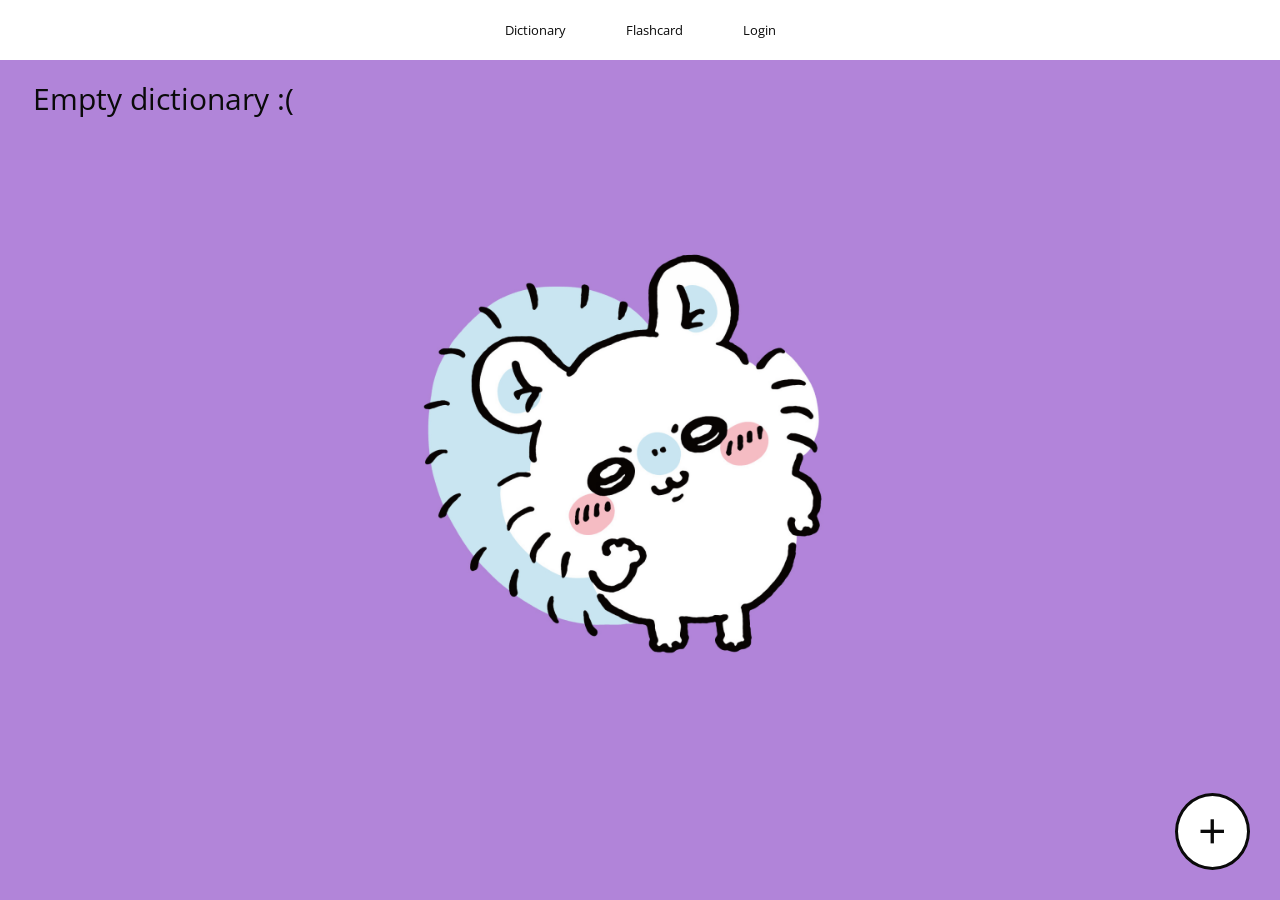
<file: add.html>
<!DOCTYPE html>
<html lang="en">

<head>
    <meta charset="UTF-8">
    <meta name="viewport" content="width=device-width, initial-scale=1.0">
    <link rel="stylesheet" href="style.css">
    <title>Dictionary</title>
</head>
<body>
    <div class="nav-bar">
        <a href="add.html">Dictionary</a>
        <a href="flash-card.html">Flashcard</a>
        <a href="login.html" id="login-btn">Login</a>
        <a id="logout-btn" onclick="logout()">Logout</a>
    </div>
    <div class="add">
        <div id="dict">
            Empty dictionary :(
        </div>
        <a onclick="addWord()">&#43;</a>
    </div>
    <script src="index.js"></script>
</body>

</html>
</file>
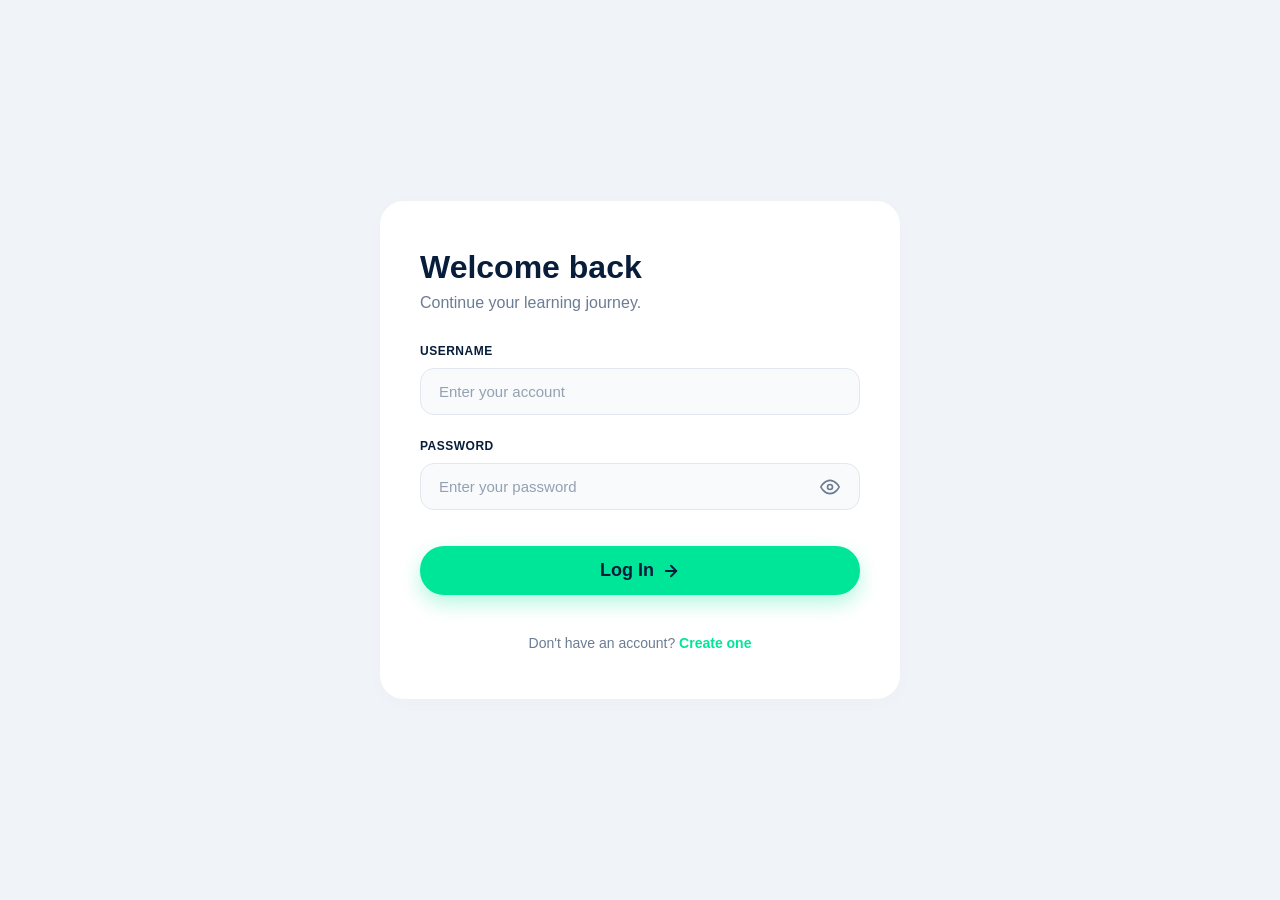
<file: flash-card.html>
<!DOCTYPE html>
<html lang="en">

<head>
    <meta charset="UTF-8">
    <meta name="viewport" content="width=device-width, initial-scale=1.0">
    <link rel="stylesheet" href="style.css">
    <title>Flashcard</title>
</head>
<body class="flashcard-body">
    <div class="nav-bar">
        <a href="add.html">Dictionary</a>
        <a href="flash-card.html">Flashcard</a>
        <a href="login.html" id="login-btn">Login</a>
        <a id="logout-btn" onclick="logout()">Logout</a>
    </div>
    <div id="card-holder">
        No Card :( <br> Add some words to <a href="add.html" style="color: white;">dictionary</a>
    </div>
    <script src="card.js"></script>
    <script src="index.js"></script>
</body>

</html>
</file>
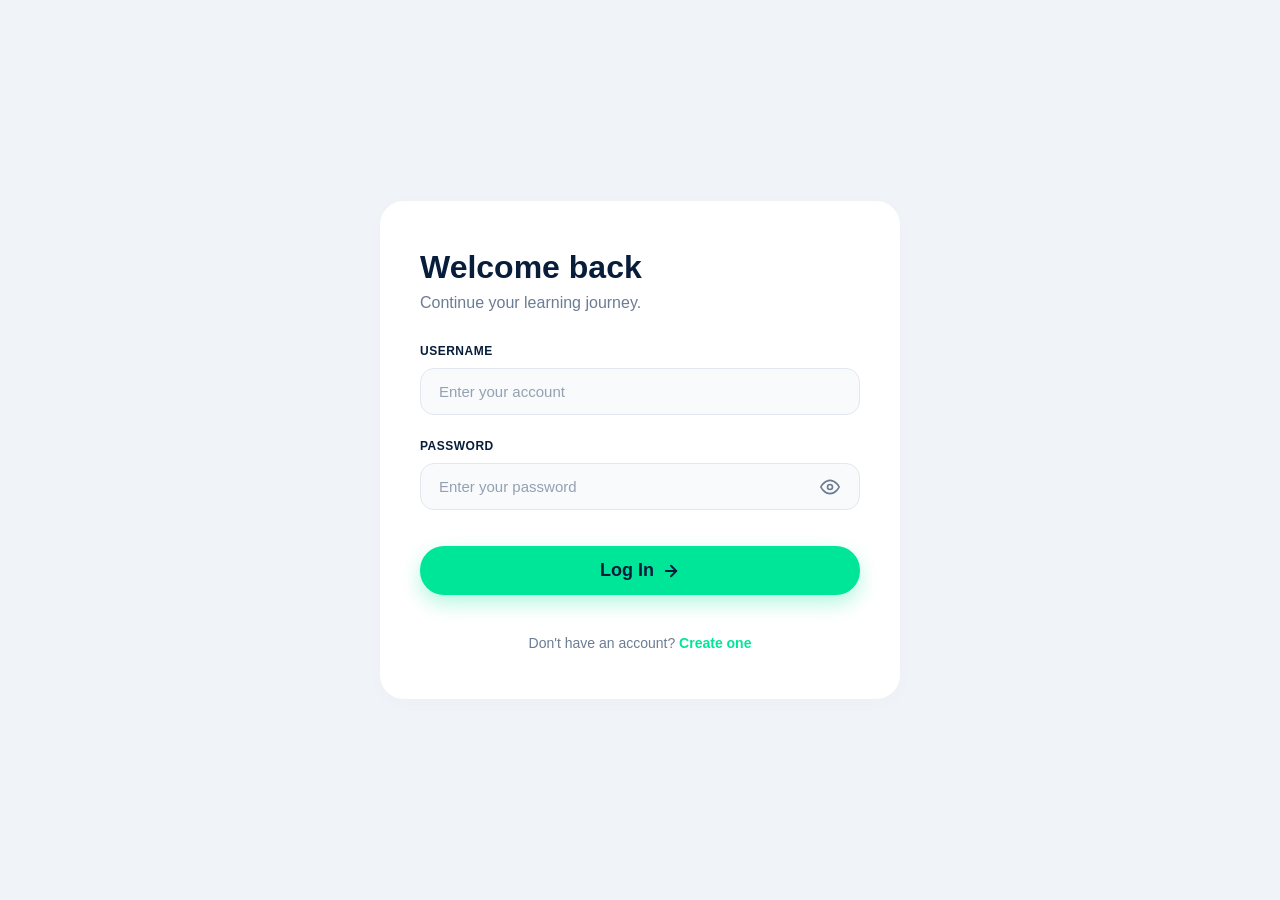
<file: login.html>
<!DOCTYPE html>
<html lang="en">
<head>
    <meta charset="UTF-8">
    <meta name="viewport" content="width=device-width, initial-scale=1.0">
    <link rel="stylesheet" href="login.css"/>
    <title>Login | English App</title>
</head>
<body>
    <div class="login-card">
  <h2>Welcome back</h2>
  <p class="subtitle">Continue your learning journey.</p>

  <form class="login-form">
    <div class="input-group">
      <label for="account">USERNAME</label>
      <input type="text" id="account" placeholder="Enter your account" required />
    </div>

    <div class="input-group"> 
      <label for="password">PASSWORD</label>
      <div class="password-wrapper">
        <input type="password" id="password" placeholder="Enter your password" required />
        <button type="button" class="toggle-password" aria-label="Toggle password visibility">
          <svg width="20" height="20" viewBox="0 0 24 24" fill="none" stroke="currentColor" stroke-width="2" stroke-linecap="round" stroke-linejoin="round">
            <path d="M1 12s4-8 11-8 11 8 11 8-4 8-11 8-11-8-11-8z"></path>
            <circle cx="12" cy="12" r="3"></circle>
          </svg>
        </button>
      </div>
    </div>

    <button type="submit" class="submit-btn">
      Log In
      <svg width="18" height="18" viewBox="0 0 24 24" fill="none" stroke="currentColor" stroke-width="2.5" stroke-linecap="round" stroke-linejoin="round">
        <line x1="5" y1="12" x2="19" y2="12"></line>
        <polyline points="12 5 19 12 12 19"></polyline>
      </svg>
    </button>
  </form>

  <div class="form-footer">
    Don't have an account? <a href="register.html">Create one</a>
  </div>
</div>
<script src="login.js"></script>
</body>
</html>
</file>
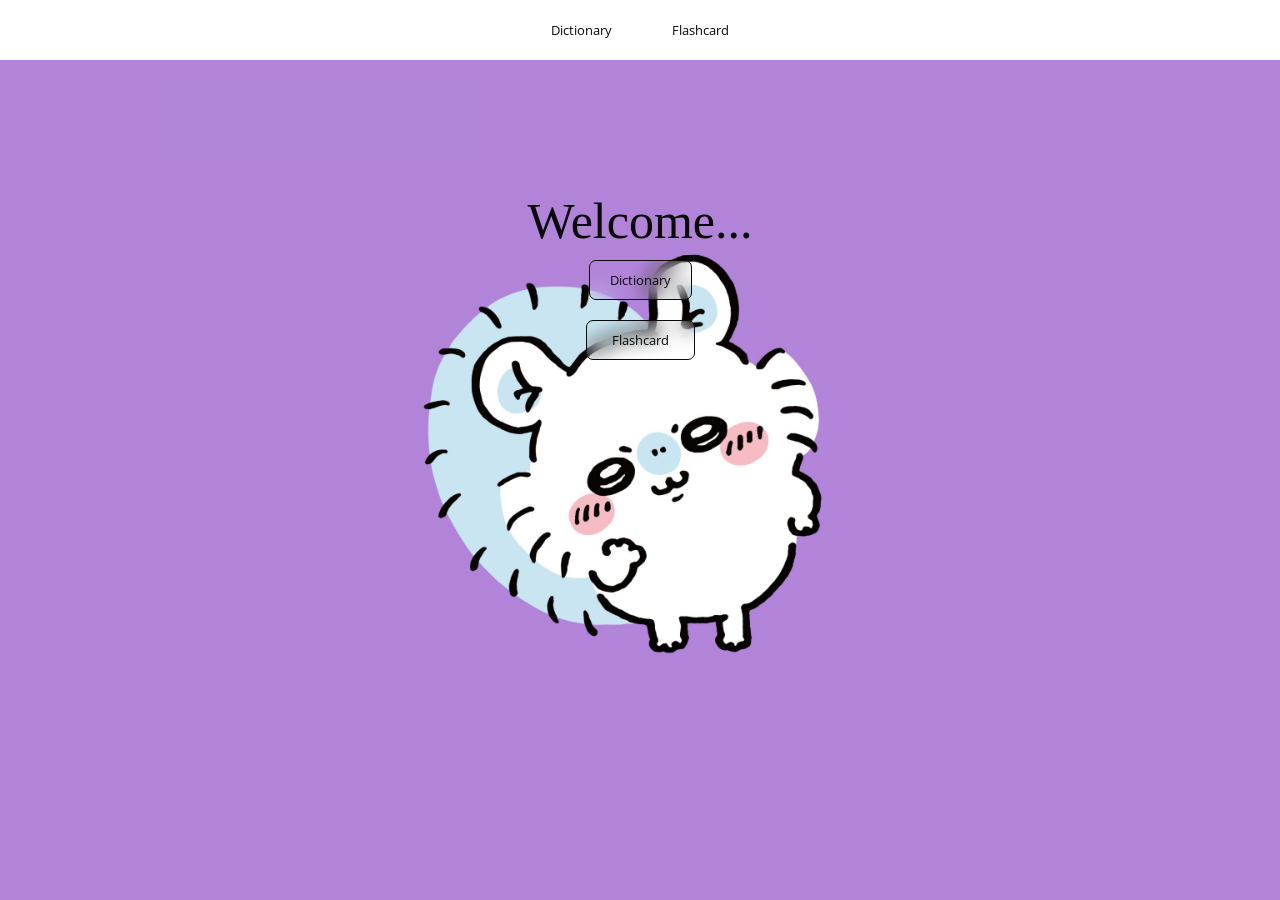
<file: main.html>
<!DOCTYPE html>
<html lang="en">
<head>
    <meta charset="UTF-8">
    <meta name="viewport" content="width=device-width, initial-scale=1.0">
    <link rel="stylesheet" href="style.css">
    <title>English app</title>
</head>
<body>
    <div class="nav-bar">
        <a href="add.html">Dictionary</a>
        <a href="flash-card.html">Flashcard</a>
    </div>
    <div class="main">
        <h1>Welcome...</h1>
        <a href="add.html">Dictionary</a>
        <a id="flash" href="flash-card.html">Flashcard</a>
    </div>
</body>
</html>
</file>
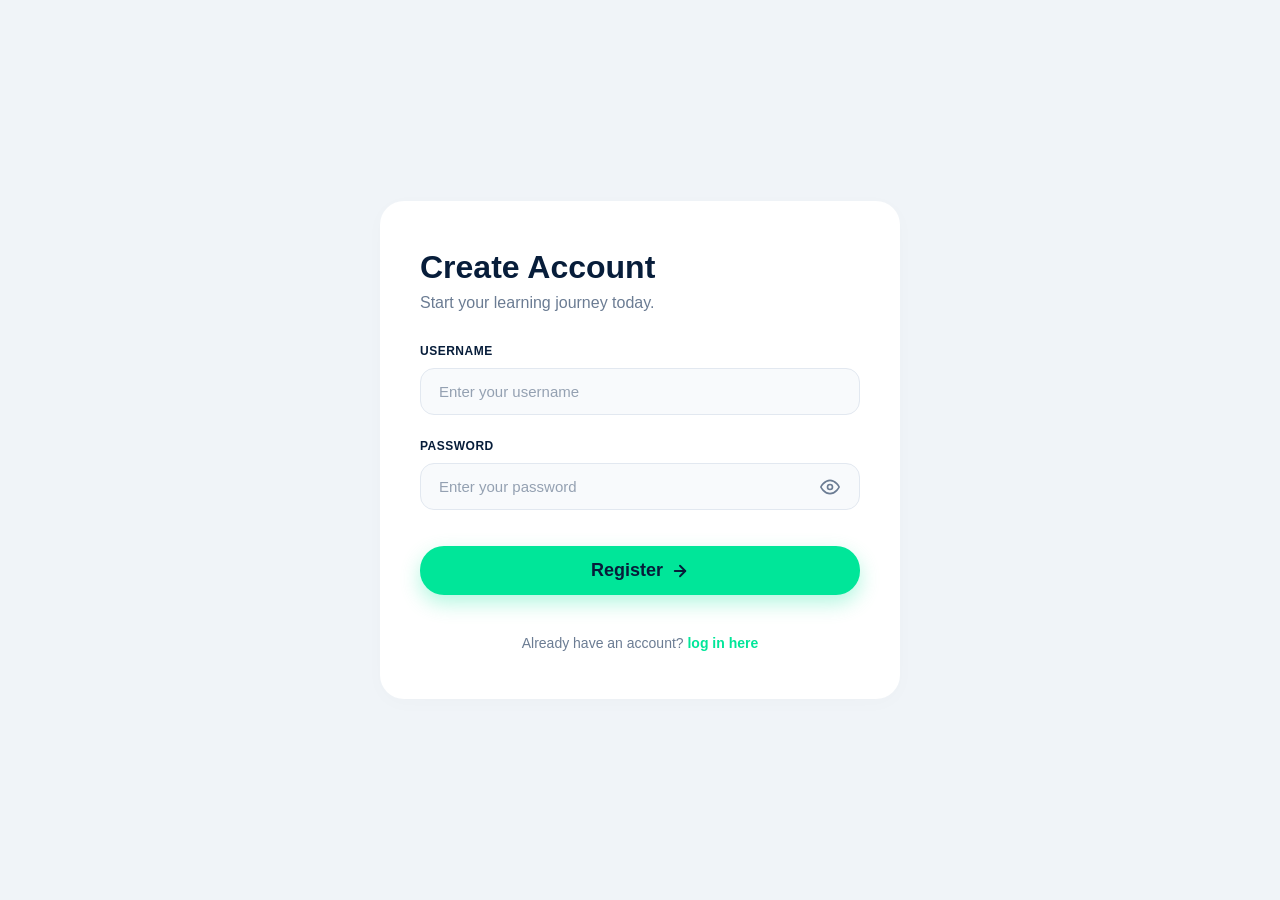
<file: register.html>
<!DOCTYPE html>
<html lang="en">
<head>
    <meta charset="UTF-8">
    <meta name="viewport" content="width=device-width, initial-scale=1.0">
    <link rel="stylesheet" href="login.css"/>
    <title>Register | English App</title>
</head>
<body>
    <div class="login-card">
  <h2>Create Account</h2>
  <p class="subtitle">Start your learning journey today.</p>

  <form class="register-form">
    <div class="input-group">
      <label for="account">USERNAME</label>
      <input type="text" id="account" placeholder="Enter your username" required />
    </div>

    <div class="input-group">
      <label for="password">PASSWORD</label>
      <div class="password-wrapper">
        <input type="password" id="password" placeholder="Enter your password" required />
        <button type="button" class="toggle-password" aria-label="Toggle password visibility">
          <svg width="20" height="20" viewBox="0 0 24 24" fill="none" stroke="currentColor" stroke-width="2" stroke-linecap="round" stroke-linejoin="round">
            <path d="M1 12s4-8 11-8 11 8 11 8-4 8-11 8-11-8-11-8z"></path>
            <circle cx="12" cy="12" r="3"></circle>
          </svg>
        </button>
      </div>
    </div>

    <button type="submit" class="submit-btn">
      Register
      <svg width="18" height="18" viewBox="0 0 24 24" fill="none" stroke="currentColor" stroke-width="2.5" stroke-linecap="round" stroke-linejoin="round">
        <line x1="5" y1="12" x2="19" y2="12"></line>
        <polyline points="12 5 19 12 12 19"></polyline>
      </svg>
    </button>
  </form>

  <div class="form-footer">
    Already have an account? <a href="login.html">log in here</a>
  </div>
</div>
<script src="login.js"></script>
</body>
</html>
</file>
<file: style.css>
@import url('https://fonts.googleapis.com/css2?family=Open+Sans:ital,wght@0,300..800;1,300..800&display=swap');

:root {
    --bg-dark: hsl(0 0% 90%);
    --bg: hsl(300 0% 95%);
    --bg-light: hsl(300 50% 100%);
    --text: hsl(300 0% 4%);
    --text-cus-bg: hsla(0, 0%, 0%, 0);
    --text-muted: hsl(0 0% 28%);
    --highlight: hsl(300 50% 100%);
    --border: hsl(NaN 0% 50%);
    --border-muted: hsl(340 0% 62%);
    --primary: hsl(128, 81%, 52%);
    --secondary: hsl(1, 48%, 54%);
    --danger: hsl(9 21% 41%);
    --warning: hsl(52 23% 34%);
    --success: hsl(147 19% 36%);
    --info: hsl(217 22% 41%);
}

body {
    background-image: url("img/momonga-bg.jpg");
    background-position: center;
    background-size: cover;
    background-color: var(--bg);
    color: var(--text);
    font-family: "Open Sans", sans-serif;
}

@media (min-width: 1024px) {/*desktop*/
  body{
    background-image: url("img/momonga-bg-desk.png");
    background-attachment: fixed;
    background-position: center;
  }
}

body.flashcard-body {
    background-size: contain;
}

.nav-bar {
    background-color: var(--bg-light);
    width: 100%;
    position: fixed;
    left: 0;
    top: 0;
    text-align: center;
    align-items: center;
    justify-content: center;
    display: flex;
    height: 60px;
    z-index: 100;

}

.nav-bar a {
    color: var(--text);
    text-decoration: none;
    margin-left: 30px;
    margin-right: 30px;
    font-size: 13px;
    transition: 300ms;
}

.nav-bar a:hover {
    color: var(--text-muted);
    transition: 300ms;
}

.main {
    position: relative;
    top: 150px;
    display: grid;
    place-items: center;
}

.main h1 {
    font-family: 'Times New Roman', serif;
    font-size: 50px;
    font-weight: 500;
    margin-bottom: 10px;
}

.main a {
    margin-bottom: 20px;
    padding: 10px 20px 10px 20px;
    border-color: var(--border);
    border-width: 1px;
    border-style: solid;
    font-size: 13px;
    backdrop-filter: blur(10px);
    transition: 300ms;
    border-radius: 7px;
    color: var(--text);
    text-decoration: none;
}

#flash {
    padding: 10px 25px 10px 25px;
}

.main a:hover {
    transition: 300ms;
    background-color: var(--bg-dark);
    border-color: var(--border-muted);
    color: var(--text-muted);
}

.add {
    position: relative;
    top: 70px;
    margin-left: 25px;
    font-size: 30px;
}

.add a {
    position: fixed;
    right: 30px;
    bottom: 30PX;
    font-size: 50px;
    padding-bottom: 3px;
    padding-left: 20px;
    padding-right: 20px;
    border-style: solid;
    border-color: var(--border);
    border-radius: 50%;
    background-color: var(--bg-light);
    transition: 200ms;
    cursor: pointer;
}

.add a:hover {
    background-color: var(--bg-dark);
    border-color: var(--border-muted);
    color: var(--text-muted);
    transition: 300ms;
    cursor: pointer;
}

#dict button {
    background-color: transparent;
    border: none;
    color: var(--secondary);
    font-weight: 100;
    font-size: 20px;
    cursor: pointer;
    margin-right: 10px;
    margin-top: 3px;
}

#card-holder {
    position: relative;
    top: 50px;
    display: grid;
    place-items: center
}

#card-holder .card {
    width: 200px;
    display: flex;
    justify-content: center;
    align-items: center;
    flex-direction: column;
    margin-top: 30px;
    padding-bottom: 20px;
    border-radius: 20px;
    margin-bottom: 10px;
    background: #ffffff;
    background: radial-gradient(circle, rgba(255, 255, 255, 1) 0%, rgb(243, 249, 255) 100%);
}
    #card-holder .card .meaning {
        display: none;
        font-size: 25px;
    }

    #card-holder .card h3 {
        font-size: 25px;
    }

    #card-holder .card a {
        margin-left: 5px;
        margin-right: 5px;
        transition: 200ms;
        cursor: pointer;
    }

    #card-holder .card a:hover {
        color: var(--text-muted);
        transition: 200ms;
    }

    .full {
        width: 100%;
        display: grid;
        place-items: center;
        transform: translateX(-45px);
        height: 85vh;
    }

    .login-card {
        display: flex;
        width: 100px;

        h1 {
            margin-top: 15px;
            margin-bottom: 10px;
        }

        input {
            border-top: none;
            border-left: none;
            border-right: none;
            border-bottom-color: var(--border-muted);
            background-color: transparent;
            margin-bottom: 6px;
            color: var(--text);
            transition: 300ms;
        }
    }

    .login-card input:focus {
        background-color: var(--bg-light);
        transition: 300ms;
        border-top: none;
        border-left: none;
        border-right: none;
        outline: none;
    }


    .login-card form {
        backdrop-filter: blur(20px);
        border-radius: 20px;
        padding: 0px 20px 5px 20px;
    }

    .login-card .btn {
        background-color: var(--bg-light);
        border: var(--border) 1px solid;
        padding: 2px 2px 2px 2px;
        margin-top: 8px;
        margin-bottom: 10px;
        display: flex;
        justify-content: center;
        align-items: center;
    }

    .login-card p1 {
        font-size: 10px;
        color: var(--text-muted);

        a {
            color: var(--text);
            cursor: pointer;
        }
    }

    .word-ctn {
        background: #f0fdff;
        background: linear-gradient(90deg, rgba(240, 253, 255, 1) 0%, rgba(255, 240, 254, 1) 100%);
        margin-top: 10px;
        width: 90%;
        padding-left: 10px;
        padding-bottom: 7px;
        border-style: solid;
        border-width: 1px;
        font-size: 20px;
        border-radius: 17px;
        padding-top: 3px;
    }

    #dict {
        width: 100%;
        position: absolute;
        left: 0;

    }
</file>
<file: login.css>
:root {
  --primary-green: #00e699;
  --primary-hover: #00cc88;
  --text-dark: #071d3a;
  --text-muted: #6b7c93;
  --bg-input: #f8fafc;
  --border-input: #e2e8f0;
}

body {
  font-family: -apple-system, BlinkMacSystemFont, "Segoe UI", Roboto, Helvetica, Arial, sans-serif;
  background-color: #f0f4f8;
  display: flex;
  justify-content: center;
  align-items: center;
  min-height: 100vh;
  margin: 0;
}

.login-card {
  background: white;
  padding: 48px 40px;
  border-radius: 24px;
  width: 100%;
  max-width: 440px;
  box-shadow: 0 4px 20px rgba(0, 0, 0, 0.02);
}

h2 {
  color: var(--text-dark);
  font-size: 32px;
  font-weight: 700;
  margin: 0 0 8px 0;
}

.subtitle {
  color: var(--text-muted);
  font-size: 16px;
  margin: 0 0 32px 0;
}

/* Input Form Controls */
.input-group {
  margin-bottom: 24px;
  display: flex;
  flex-direction: column;
}

label {
  color: var(--text-dark);
  font-size: 12px;
  font-weight: 700;
  letter-spacing: 0.5px;
  margin-bottom: 10px;
}

input {
  width: 100%;
  box-sizing: border-box;
  background-color: var(--bg-input);
  border: 1.5px solid var(--border-input);
  border-radius: 14px;
  padding: 14px 18px;
  font-size: 15px;
  color: var(--text-dark);
  outline: none;
  transition: all 0.2s ease;
}

input::placeholder {
  color: var(--text-muted);
  opacity: 0.7;
}

input:focus {
  background-color: white;
  border-color: var(--primary-green);
  box-shadow: 0 0 0 3px rgba(0, 230, 153, 0.25);
}

.password-wrapper {
  position: relative;
  width: 100%;
}

.password-wrapper input {
  padding-right: 50px; 
}

.toggle-password {
  position: absolute;
  right: 16px;
  top: 50%;
  transform: translateY(-50%);
  background: none;
  border: none;
  color: var(--text-muted);
  cursor: pointer;
  padding: 4px;
  display: flex;
  align-items: center;
  justify-content: center;
}

.toggle-password:hover {
  color: var(--text-dark);
}

.submit-btn {
  width: 100%;
  background-color: var(--primary-green);
  color: var(--text-dark);
  font-size: 18px;
  font-weight: 700;
  border: none;
  border-radius: 24px;
  padding: 14px;
  cursor: pointer;
  display: flex;
  align-items: center;
  justify-content: center;
  gap: 8px;
  margin-top: 36px;
  box-shadow: 0 8px 20px rgba(0, 230, 153, 0.3);
  transition: all 0.2s ease;
}

.submit-btn:hover {
  background-color: var(--primary-hover);
  transform: translateY(-1px);
  box-shadow: 0 10px 22px rgba(0, 230, 153, 0.4);
}

.submit-btn:active {
  transform: translateY(1px);
}

.form-footer {
  text-align: center;
  margin-top: 40px;
  font-size: 14px;
  color: var(--text-muted);
}

.form-footer a {
  color: var(--primary-green);
  text-decoration: none;
  font-weight: 600;
  transition: 300ms;
}

.form-footer a:hover {
  text-decoration: none;
  transition: 300ms;
  color: var(--primary-hover);
}
</file>
